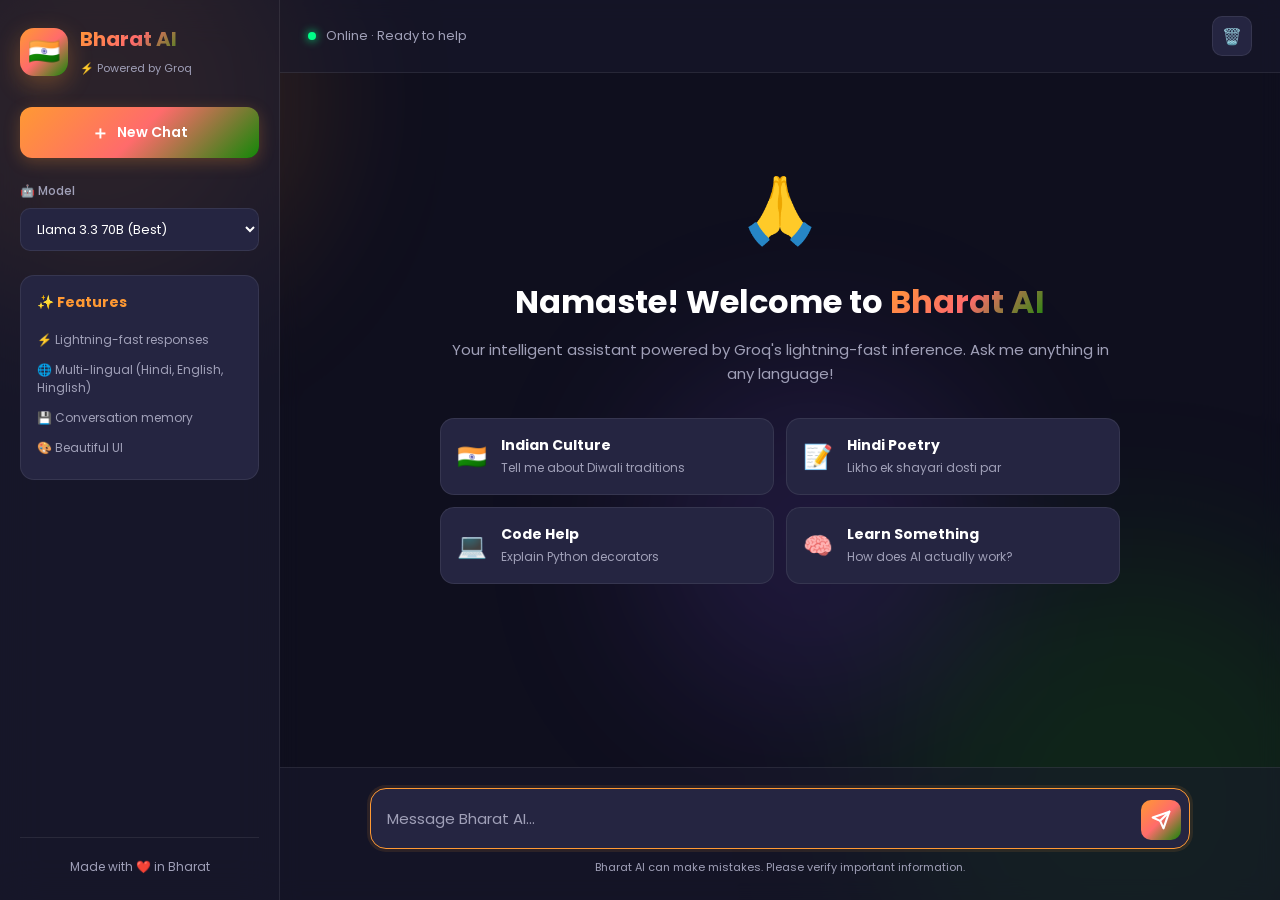
<file: index.html>
<!DOCTYPE html>
<html lang="en">
<head>
  <meta charset="UTF-8" />
  <meta name="viewport" content="width=device-width, initial-scale=1.0" />
  <title>Bharat AI ⚡ Powered by Groq</title>
  <link rel="preconnect" href="https://fonts.googleapis.com">
  <link rel="preconnect" href="https://fonts.gstatic.com" crossorigin>
  <link href="https://fonts.googleapis.com/css2?family=Poppins:wght@300;400;500;600;700;800&display=swap" rel="stylesheet">
  <link rel="stylesheet" href="style.css" />
</head>
<body>
  <div class="bg-animation">
    <div class="circle c1"></div>
    <div class="circle c2"></div>
    <div class="circle c3"></div>
  </div>

  <div class="app">
    <!-- Sidebar -->
    <aside class="sidebar">
      <div class="brand">
        <div class="brand-icon">🇮🇳</div>
        <div>
          <h1>Bharat AI</h1>
          <span class="powered">⚡ Powered by Groq</span>
        </div>
      </div>

      <button id="newChatBtn" class="new-chat-btn">
        <span>＋</span> New Chat
      </button>

      <div class="model-selector">
        <label>🤖 Model</label>
        <select id="modelSelect">
          <option value="llama-3.3-70b-versatile">Llama 3.3 70B (Best)</option>
          <option value="llama-3.1-8b-instant">Llama 3.1 8B (Fastest)</option>
          <option value="gemma2-9b-it">Gemma 2 9B</option>
          <option value="meta-llama/llama-4-scout-17b-16e-instruct">Llama 4 Scout</option>
        </select>
      </div>

      <div class="info-box">
        <h3>✨ Features</h3>
        <ul>
          <li>⚡ Lightning-fast responses</li>
          <li>🌐 Multi-lingual (Hindi, English, Hinglish)</li>
          <li>💾 Conversation memory</li>
          <li>🎨 Beautiful UI</li>
        </ul>
      </div>

      <div class="footer-credit">
        <p>Made with ❤️ in Bharat</p>
      </div>
    </aside>

    <!-- Main Chat Area -->
    <main class="chat-area">
      <header class="chat-header">
        <div class="status">
          <span class="status-dot"></span>
          <span>Online · Ready to help</span>
        </div>
        <button id="clearBtn" class="icon-btn" title="Clear chat">🗑️</button>
      </header>

      <div id="chatWindow" class="chat-window">
        <div class="welcome">
          <div class="welcome-icon">🙏</div>
          <h2>Namaste! Welcome to <span class="gradient-text">Bharat AI</span></h2>
          <p>Your intelligent assistant powered by Groq's lightning-fast inference. Ask me anything in any language!</p>

          <div class="suggestions">
            <button class="suggestion">
              <span class="emoji">🇮🇳</span>
              <div>
                <strong>Indian Culture</strong>
                <small>Tell me about Diwali traditions</small>
              </div>
            </button>
            <button class="suggestion">
              <span class="emoji">📝</span>
              <div>
                <strong>Hindi Poetry</strong>
                <small>Likho ek shayari dosti par</small>
              </div>
            </button>
            <button class="suggestion">
              <span class="emoji">💻</span>
              <div>
                <strong>Code Help</strong>
                <small>Explain Python decorators</small>
              </div>
            </button>
            <button class="suggestion">
              <span class="emoji">🧠</span>
              <div>
                <strong>Learn Something</strong>
                <small>How does AI actually work?</small>
              </div>
            </button>
          </div>
        </div>
      </div>

      <footer class="input-area">
        <form id="chatForm" class="chat-form">
          <div class="input-wrapper">
            <textarea
              id="userInput"
              placeholder="Message Bharat AI..."
              rows="1"
              required
            ></textarea>
            <button type="submit" id="sendBtn" class="send-btn" title="Send">
              <svg width="20" height="20" viewBox="0 0 24 24" fill="none" stroke="currentColor" stroke-width="2.5" stroke-linecap="round" stroke-linejoin="round">
                <line x1="22" y1="2" x2="11" y2="13"></line>
                <polygon points="22 2 15 22 11 13 2 9 22 2"></polygon>
              </svg>
            </button>
          </div>
        </form>
        <p class="footer-note">Bharat AI can make mistakes. Please verify important information.</p>
      </footer>
    </main>
  </div>

  <script src="script.js"></script>
</body>
          </html>
</file>
<file: style.css>
* {
  margin: 0;
  padding: 0;
  box-sizing: border-box;
  font-family: 'Poppins', sans-serif;
}

:root {
  --saffron: #ff9933;
  --green: #138808;
  --navy: #000080;
  --bg-dark: #0f0f1e;
  --bg-card: #1a1a2e;
  --bg-light: #252541;
  --text-primary: #ffffff;
  --text-secondary: #a0a0b8;
  --accent: linear-gradient(135deg, #ff9933 0%, #ff6b6b 50%, #138808 100%);
  --border: rgba(255, 255, 255, 0.08);
}

body {
  background: var(--bg-dark);
  min-height: 100vh;
  color: var(--text-primary);
  overflow: hidden;
}

/* Animated Background */
.bg-animation {
  position: fixed;
  inset: 0;
  z-index: 0;
  overflow: hidden;
}

.circle {
  position: absolute;
  border-radius: 50%;
  filter: blur(80px);
  opacity: 0.3;
  animation: float 15s infinite ease-in-out;
}

.c1 { width: 400px; height: 400px; background: #ff9933; top: -100px; left: -100px; }
.c2 { width: 500px; height: 500px; background: #138808; bottom: -150px; right: -100px; animation-delay: -5s; }
.c3 { width: 350px; height: 350px; background: #6b46c1; top: 40%; left: 50%; animation-delay: -10s; }

@keyframes float {
  0%, 100% { transform: translate(0, 0) scale(1); }
  33% { transform: translate(50px, -50px) scale(1.1); }
  66% { transform: translate(-30px, 30px) scale(0.95); }
}

/* App Layout */
.app {
  position: relative;
  z-index: 1;
  display: grid;
  grid-template-columns: 280px 1fr;
  height: 100vh;
  max-width: 1400px;
  margin: 0 auto;
}

/* Sidebar */
.sidebar {
  background: rgba(26, 26, 46, 0.7);
  backdrop-filter: blur(20px);
  border-right: 1px solid var(--border);
  padding: 24px 20px;
  display: flex;
  flex-direction: column;
  overflow-y: auto;
}

.brand {
  display: flex;
  align-items: center;
  gap: 12px;
  margin-bottom: 28px;
}

.brand-icon {
  width: 48px;
  height: 48px;
  background: var(--accent);
  border-radius: 14px;
  display: flex;
  align-items: center;
  justify-content: center;
  font-size: 26px;
  box-shadow: 0 8px 24px rgba(255, 153, 51, 0.3);
}

.brand h1 {
  font-size: 20px;
  font-weight: 700;
  background: var(--accent);
  -webkit-background-clip: text;
  -webkit-text-fill-color: transparent;
  background-clip: text;
}

.powered {
  font-size: 11px;
  color: var(--text-secondary);
}

.new-chat-btn {
  width: 100%;
  padding: 12px;
  background: var(--accent);
  border: none;
  color: white;
  border-radius: 12px;
  font-size: 14px;
  font-weight: 600;
  cursor: pointer;
  display: flex;
  align-items: center;
  justify-content: center;
  gap: 8px;
  margin-bottom: 24px;
  transition: 0.2s;
  box-shadow: 0 4px 16px rgba(255, 153, 51, 0.25);
}

.new-chat-btn:hover {
  transform: translateY(-2px);
  box-shadow: 0 6px 20px rgba(255, 153, 51, 0.4);
}

.new-chat-btn span {
  font-size: 18px;
  font-weight: 700;
}

.model-selector {
  margin-bottom: 24px;
}

.model-selector label {
  display: block;
  font-size: 12px;
  color: var(--text-secondary);
  margin-bottom: 8px;
  font-weight: 500;
}

.model-selector select {
  width: 100%;
  padding: 10px 12px;
  background: var(--bg-light);
  border: 1px solid var(--border);
  color: white;
  border-radius: 10px;
  font-size: 13px;
  cursor: pointer;
  outline: none;
  font-family: inherit;
}

.model-selector select:focus {
  border-color: var(--saffron);
}

.info-box {
  background: var(--bg-light);
  border: 1px solid var(--border);
  border-radius: 14px;
  padding: 16px;
  margin-bottom: auto;
}

.info-box h3 {
  font-size: 14px;
  margin-bottom: 12px;
  color: var(--saffron);
}

.info-box ul {
  list-style: none;
}

.info-box li {
  font-size: 12px;
  color: var(--text-secondary);
  padding: 6px 0;
  line-height: 1.5;
}

.footer-credit {
  text-align: center;
  padding-top: 20px;
  margin-top: 20px;
  border-top: 1px solid var(--border);
}

.footer-credit p {
  font-size: 12px;
  color: var(--text-secondary);
}

/* Chat Area */
.chat-area {
  display: flex;
  flex-direction: column;
  height: 100vh;
  background: rgba(15, 15, 30, 0.4);
  backdrop-filter: blur(10px);
}

.chat-header {
  padding: 16px 28px;
  border-bottom: 1px solid var(--border);
  display: flex;
  justify-content: space-between;
  align-items: center;
  background: rgba(26, 26, 46, 0.5);
}

.status {
  display: flex;
  align-items: center;
  gap: 10px;
  font-size: 13px;
  color: var(--text-secondary);
}

.status-dot {
  width: 8px;
  height: 8px;
  background: #00ff88;
  border-radius: 50%;
  box-shadow: 0 0 10px #00ff88;
  animation: pulse 2s infinite;
}

@keyframes pulse {
  0%, 100% { opacity: 1; }
  50% { opacity: 0.5; }
}

.icon-btn {
  background: var(--bg-light);
  border: 1px solid var(--border);
  width: 40px;
  height: 40px;
  border-radius: 10px;
  cursor: pointer;
  font-size: 16px;
  transition: 0.2s;
}

.icon-btn:hover {
  background: rgba(255, 99, 99, 0.2);
  border-color: #ff6b6b;
}

/* Chat Window */
.chat-window {
  flex: 1;
  overflow-y: auto;
  padding: 30px;
  scroll-behavior: smooth;
}

.welcome {
  max-width: 720px;
  margin: 40px auto;
  text-align: center;
  padding: 20px;
}

.welcome-icon {
  font-size: 64px;
  margin-bottom: 20px;
  animation: bounce 2s infinite;
}

@keyframes bounce {
  0%, 100% { transform: translateY(0); }
  50% { transform: translateY(-10px); }
}

.welcome h2 {
  font-size: 32px;
  margin-bottom: 12px;
  font-weight: 700;
}

.gradient-text {
  background: var(--accent);
  -webkit-background-clip: text;
  -webkit-text-fill-color: transparent;
  background-clip: text;
}

.welcome p {
  color: var(--text-secondary);
  font-size: 15px;
  margin-bottom: 32px;
  line-height: 1.6;
}

.suggestions {
  display: grid;
  grid-template-columns: repeat(auto-fit, minmax(240px, 1fr));
  gap: 12px;
}

.suggestion {
  display: flex;
  align-items: center;
  gap: 14px;
  padding: 16px;
  background: var(--bg-light);
  border: 1px solid var(--border);
  border-radius: 14px;
  cursor: pointer;
  text-align: left;
  color: white;
  transition: 0.2s;
  font-family: inherit;
}

.suggestion:hover {
  background: rgba(255, 153, 51, 0.1);
  border-color: var(--saffron);
  transform: translateY(-2px);
}

.suggestion .emoji {
  font-size: 24px;
}

.suggestion strong {
  display: block;
  font-size: 14px;
  margin-bottom: 2px;
}

.suggestion small {
  color: var(--text-secondary);
  font-size: 12px;
}

/* Messages */
.message {
  display: flex;
  gap: 12px;
  margin-bottom: 24px;
  max-width: 820px;
  margin-left: auto;
  margin-right: auto;
  animation: slideIn 0.3s ease;
}

@keyframes slideIn {
  from { opacity: 0; transform: translateY(10px); }
  to { opacity: 1; transform: translateY(0); }
}

.avatar {
  width: 36px;
  height: 36px;
  border-radius: 10px;
  display: flex;
  align-items: center;
  justify-content: center;
  font-size: 18px;
  flex-shrink: 0;
}

.message.user .avatar {
  background: linear-gradient(135deg, #6b46c1, #4f46e5);
}

.message.bot .avatar {
  background: var(--accent);
}

.bubble {
  flex: 1;
  background: var(--bg-card);
  border: 1px solid var(--border);
  padding: 14px 18px;
  border-radius: 14px;
  line-height: 1.65;
  font-size: 14.5px;
  color: var(--text-primary);
  word-wrap: break-word;
  overflow-wrap: break-word;
}

.message.user .bubble {
  background: linear-gradient(135deg, rgba(107, 70, 193, 0.2), rgba(79, 70, 229, 0.2));
  border-color: rgba(107, 70, 193, 0.3);
}

.bubble strong { color: var(--saffron); }
.bubble em { color: #ffd700; }

.bubble code {
  background: rgba(0, 0, 0, 0.4);
  padding: 2px 8px;
  border-radius: 4px;
  font-family: 'Courier New', monospace;
  font-size: 13px;
  color: #ff9933;
}

.bubble pre {
  background: #0a0a14;
  padding: 14px;
  border-radius: 8px;
  overflow-x: auto;
  margin: 10px 0;
  border: 1px solid var(--border);
}

.bubble pre code {
  background: transparent;
  padding: 0;
  color: #e0e0e0;
}

/* Typing indicator */
.typing {
  display: inline-flex;
  gap: 5px;
  padding: 4px 0;
}

.typing span {
  width: 8px;
  height: 8px;
  background: var(--saffron);
  border-radius: 50%;
  animation: typingBounce 1.2s infinite;
}

.typing span:nth-child(2) { animation-delay: 0.15s; }
.typing span:nth-child(3) { animation-delay: 0.3s; }

@keyframes typingBounce {
  0%, 60%, 100% { transform: translateY(0); opacity: 0.4; }
  30% { transform: translateY(-8px); opacity: 1; }
}

/* Input Area */
.input-area {
  padding: 20px 28px 24px;
  border-top: 1px solid var(--border);
  background: rgba(26, 26, 46, 0.5);
}

.chat-form { max-width: 820px; margin: 0 auto; }

.input-wrapper {
  display: flex;
  gap: 10px;
  align-items: flex-end;
  background: var(--bg-light);
  border: 1px solid var(--border);
  border-radius: 16px;
  padding: 8px 8px 8px 16px;
  transition: border 0.2s;
}

.input-wrapper:focus-within {
  border-color: var(--saffron);
  box-shadow: 0 0 0 3px rgba(255, 153, 51, 0.1);
}

textarea {
  flex: 1;
  padding: 10px 0;
  background: transparent;
  border: none;
  font-size: 15px;
  resize: none;
  outline: none;
  max-height: 150px;
  font-family: inherit;
  color: white;
}

textarea::placeholder { color: var(--text-secondary); }

.send-btn {
  width: 40px;
  height: 40px;
  border-radius: 10px;
  border: none;
  background: var(--accent);
  color: white;
  cursor: pointer;
  transition: 0.2s;
  display: flex;
  align-items: center;
  justify-content: center;
  flex-shrink: 0;
}

.send-btn:hover:not(:disabled) {
  transform: scale(1.05);
}

.send-btn:disabled {
  opacity: 0.4;
  cursor: not-allowed;
}

.footer-note {
  text-align: center;
  font-size: 11px;
  color: var(--text-secondary);
  margin-top: 10px;
}

/* Scrollbars */
::-webkit-scrollbar { width: 8px; }
::-webkit-scrollbar-track { background: transparent; }
::-webkit-scrollbar-thumb { background: rgba(255, 255, 255, 0.1); border-radius: 4px; }
::-webkit-scrollbar-thumb:hover { background: rgba(255, 255, 255, 0.2); }

/* Mobile Responsive */
@media (max-width: 768px) {
  .app { grid-template-columns: 1fr; }
  .sidebar { display: none; }
  .chat-window { padding: 16px; }
  .input-area { padding: 14px; }
  .welcome h2 { font-size: 24px; }
  .suggestions { grid-template-columns: 1fr; }
}
</file>
